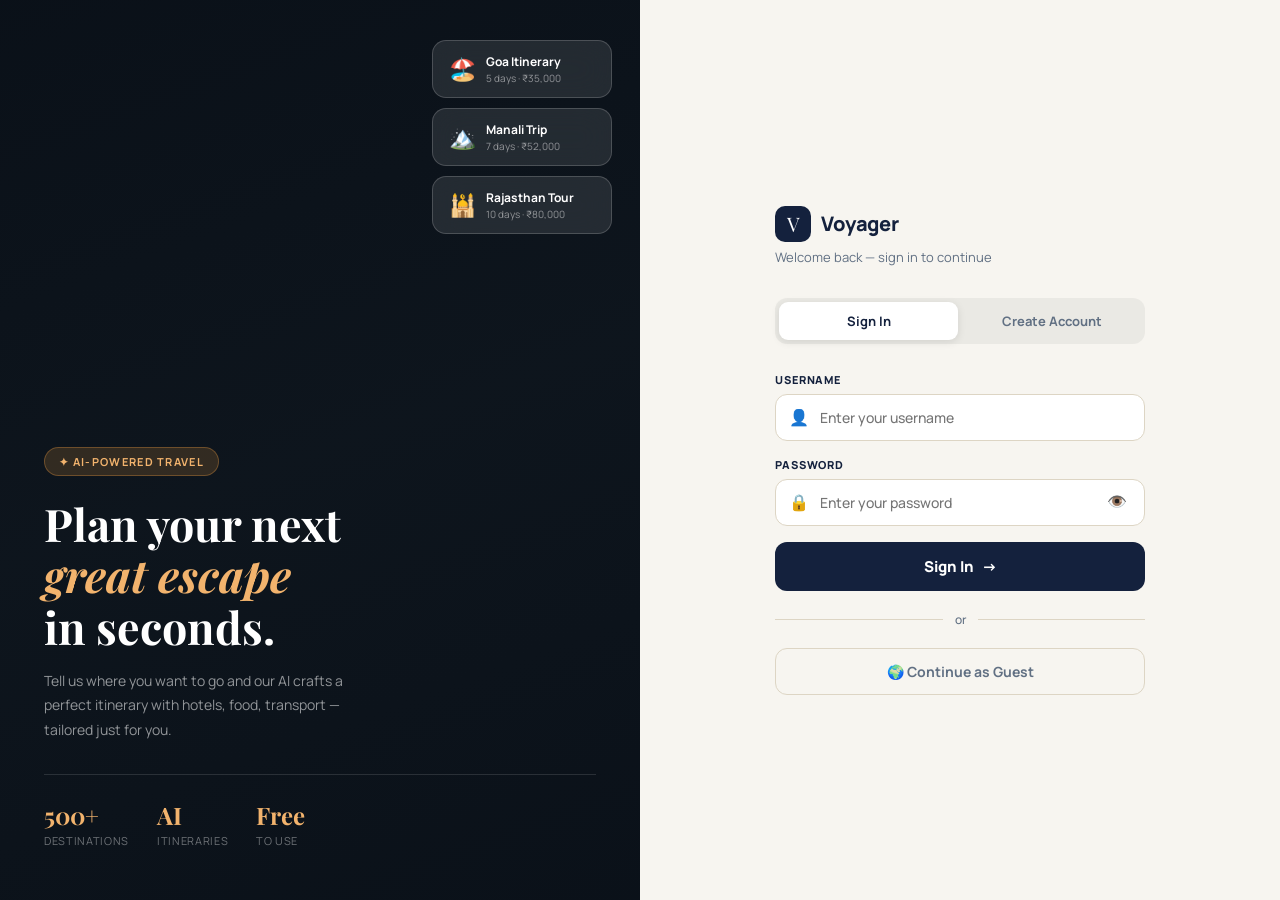
<file: templates/login.html>
<!DOCTYPE html>
<html lang="en">
<head>
  <meta charset="UTF-8">
  <meta name="viewport" content="width=device-width, initial-scale=1.0">
  <title>Voyager AI — Sign In</title>
  <link href="https://fonts.googleapis.com/css2?family=Manrope:wght@400;500;600;700;800&family=Playfair+Display:ital,wght@0,700;1,700&display=swap" rel="stylesheet">
  <style>
    *, *::before, *::after { box-sizing: border-box; margin: 0; padding: 0; }

    :root {
      --sand: #F7F5F0;
      --dark: #101820;
      --amber: #B96F34;
      --amber-light: #F2B36D;
      --green: #0F766E;
      --green-pale: rgba(15,118,110,0.11);
      --amber-pale: rgba(185,111,52,0.12);
      --text: #14213D;
      --muted: #617083;
      --border: #DDD5C4;
      --success: #1D9E75;
      --danger: #E23744;
      --radius: 12px;
    }

    body {
      font-family: 'Manrope', sans-serif;
      height: 100vh;
      display: grid;
      grid-template-columns: 1fr 1fr;
      overflow: hidden;
      background: var(--sand);
    }

    /* ── Visual panel ── */
    .visual-panel {
      position: relative;
      overflow: hidden;
      background: var(--dark);
    }

    .visual-panel::before {
      content: '';
      position: absolute;
      inset: 0;
      background:
        linear-gradient(160deg, rgba(8,14,22,0.75) 0%, rgba(8,14,22,0.3) 50%, rgba(8,14,22,0.7) 100%),
        url("https://images.unsplash.com/photo-1526772662000-3f88f10405ff?auto=format&fit=crop&w=1600&q=82") center/cover;
      z-index: 1;
    }

    .visual-content {
      position: absolute;
      inset: 0;
      z-index: 2;
      display: flex;
      flex-direction: column;
      justify-content: flex-end;
      padding: 52px 44px;
    }

    .brand-tag {
      display: inline-flex;
      align-items: center;
      gap: 8px;
      background: rgba(201,133,58,0.2);
      border: 1px solid rgba(201,133,58,0.4);
      color: var(--amber-light);
      font-size: 11px;
      font-weight: 700;
      letter-spacing: 0.12em;
      text-transform: uppercase;
      padding: 6px 14px;
      border-radius: 999px;
      margin-bottom: 22px;
      width: fit-content;
    }

    .visual-headline {
      font-family: 'Playfair Display', serif;
      font-size: clamp(34px, 3.5vw, 46px);
      font-weight: 700;
      color: #fff;
      line-height: 1.15;
      margin-bottom: 16px;
    }

    .visual-headline em { color: var(--amber-light); font-style: italic; }

    .visual-sub {
      font-size: 14px;
      color: rgba(255,255,255,0.55);
      line-height: 1.75;
      max-width: 340px;
      margin-bottom: 32px;
    }

    .stat-row {
      display: flex;
      gap: 28px;
      padding-top: 24px;
      border-top: 1px solid rgba(255,255,255,0.12);
    }

    .stat-num {
      font-family: 'Playfair Display', serif;
      font-size: 24px;
      color: var(--amber-light);
      font-weight: 700;
    }

    .stat-label {
      font-size: 11px;
      color: rgba(255,255,255,0.4);
      letter-spacing: 0.06em;
      text-transform: uppercase;
      margin-top: 2px;
    }

    /* ── Floating cards on visual ── */
    .float-cards {
      position: absolute;
      top: 40px;
      right: 28px;
      display: flex;
      flex-direction: column;
      gap: 10px;
      z-index: 3;
    }

    .float-card {
      background: rgba(255,255,255,0.10);
      backdrop-filter: blur(16px);
      border: 1px solid rgba(255,255,255,0.18);
      border-radius: 14px;
      padding: 12px 16px;
      display: flex;
      align-items: center;
      gap: 10px;
      animation: floatUp 6s ease-in-out infinite;
      min-width: 180px;
    }

    .float-card:nth-child(2) { animation-delay: 2s; }
    .float-card:nth-child(3) { animation-delay: 4s; }

    @keyframes floatUp {
      0%, 100% { transform: translateY(0); }
      50%       { transform: translateY(-8px); }
    }

    .float-emoji { font-size: 22px; }
    .float-info  { }
    .float-name  { font-size: 12px; font-weight: 700; color: #fff; }
    .float-sub   { font-size: 10px; color: rgba(255,255,255,0.5); margin-top: 1px; }

    /* ── Form panel ── */
    .form-panel {
      display: flex;
      flex-direction: column;
      justify-content: center;
      align-items: center;
      padding: 48px 56px;
      background: var(--sand);
      overflow-y: auto;
    }

    .form-inner {
      width: 100%;
      max-width: 370px;
      animation: slideUp 0.5s cubic-bezier(0.16,1,0.3,1) both;
    }

    @keyframes slideUp {
      from { opacity:0; transform:translateY(20px); }
      to   { opacity:1; transform:translateY(0); }
    }

    .form-logo {
      display: flex;
      align-items: center;
      gap: 10px;
      margin-bottom: 6px;
    }

    .logo-mark {
      width: 36px; height: 36px;
      border-radius: 10px;
      background: var(--text);
      color: #fff;
      display: grid;
      place-items: center;
      font-family: 'Playfair Display', serif;
      font-size: 20px;
    }

    .logo-name {
      font-size: 20px;
      font-weight: 800;
      color: var(--text);
      letter-spacing: -0.02em;
    }

    .form-welcome {
      font-size: 13px;
      color: var(--muted);
      margin-bottom: 32px;
    }

    /* Tabs */
    .auth-tabs {
      display: flex;
      margin-bottom: 28px;
      background: rgba(0,0,0,0.05);
      border-radius: 12px;
      padding: 4px;
      gap: 4px;
    }

    .auth-tab {
      flex: 1;
      padding: 10px;
      font-family: 'Manrope', sans-serif;
      font-size: 13px;
      font-weight: 700;
      cursor: pointer;
      border: none;
      background: transparent;
      color: var(--muted);
      border-radius: 9px;
      transition: all 0.2s;
    }

    .auth-tab.active {
      background: #fff;
      color: var(--text);
      box-shadow: 0 2px 8px rgba(0,0,0,0.1);
    }

    /* Fields */
    .field-group { margin-bottom: 16px; }

    .field-label {
      display: block;
      font-size: 11px;
      font-weight: 800;
      letter-spacing: 0.08em;
      text-transform: uppercase;
      color: var(--text);
      margin-bottom: 7px;
    }

    .field-wrap { position: relative; }

    .field-icon {
      position: absolute;
      left: 14px; top: 50%;
      transform: translateY(-50%);
      font-size: 16px;
      pointer-events: none;
      z-index: 1;
    }

    input[type="text"],
    input[type="password"],
    input[type="email"] {
      width: 100%;
      padding: 13px 14px 13px 44px;
      border: 1.5px solid var(--border);
      border-radius: var(--radius);
      font-family: 'Manrope', sans-serif;
      font-size: 14px;
      font-weight: 500;
      background: #fff;
      color: var(--text);
      transition: border-color 0.2s, box-shadow 0.2s;
      outline: none;
    }

    input:focus {
      border-color: var(--amber);
      box-shadow: 0 0 0 4px rgba(185,111,52,0.12);
    }

    input.error { border-color: var(--danger); }

    /* Password toggle */
    .pw-toggle {
      position: absolute;
      right: 14px; top: 50%;
      transform: translateY(-50%);
      background: none;
      border: none;
      cursor: pointer;
      font-size: 16px;
      color: var(--muted);
      padding: 4px;
      line-height: 1;
    }

    /* Submit */
    .submit-btn {
      width: 100%;
      padding: 14px;
      background: var(--text);
      color: #fff;
      border: none;
      border-radius: var(--radius);
      font-family: 'Manrope', sans-serif;
      font-size: 15px;
      font-weight: 800;
      cursor: pointer;
      transition: background 0.2s, transform 0.15s;
      margin-top: 8px;
      display: flex;
      align-items: center;
      justify-content: center;
      gap: 8px;
    }

    .submit-btn:hover { background: var(--green); transform: translateY(-1px); }
    .submit-btn:active { transform: translateY(0); }

    /* Divider */
    .divider {
      display: flex;
      align-items: center;
      gap: 12px;
      margin: 20px 0;
    }
    .divider::before, .divider::after { content:''; flex:1; height:1px; background:var(--border); }
    .divider span { font-size:12px; color:var(--muted); font-weight:500; }

    /* Guest button */
    .guest-btn {
      width: 100%;
      padding: 13px;
      background: transparent;
      border: 1.5px solid var(--border);
      border-radius: var(--radius);
      font-family: 'Manrope', sans-serif;
      font-size: 14px;
      font-weight: 700;
      color: var(--muted);
      cursor: pointer;
      transition: border-color 0.2s, color 0.2s, background 0.2s;
      display: flex;
      align-items: center;
      justify-content: center;
      gap: 8px;
    }

    .guest-btn:hover {
      border-color: var(--amber);
      color: var(--amber);
      background: var(--amber-pale);
    }

    /* Alert */
    .alert {
      padding: 12px 16px;
      border-radius: 10px;
      font-size: 13px;
      font-weight: 600;
      margin-bottom: 20px;
      display: flex;
      align-items: center;
      gap: 8px;
    }

    .alert-error   { background: rgba(226,55,68,0.1); color: var(--danger); border: 1px solid rgba(226,55,68,0.2); }
    .alert-success { background: var(--green-pale); color: var(--green); border: 1px solid rgba(15,118,110,0.2); }

    /* Password strength */
    .pw-strength { margin-top: 6px; display: flex; gap: 4px; height: 3px; }
    .pw-bar { flex: 1; border-radius: 2px; background: var(--border); transition: background 0.3s; }
    .pw-bar.weak   { background: var(--danger); }
    .pw-bar.medium { background: var(--amber); }
    .pw-bar.strong { background: var(--success); }

    .pw-label {
      font-size: 11px;
      color: var(--muted);
      margin-top: 4px;
      transition: color 0.3s;
    }

    /* Form sections */
    .form-section { display: none; }
    .form-section.active { display: block; }

    /* Terms note */
    .terms-note {
      font-size: 11px;
      color: var(--muted);
      text-align: center;
      margin-top: 16px;
      line-height: 1.5;
    }

    .terms-note a { color: var(--amber); text-decoration: none; }

    /* Toast */
    .toast {
      position: fixed;
      bottom: 24px; left: 50%;
      transform: translateX(-50%) translateY(80px);
      background: var(--text); color: #fff;
      padding: 12px 24px; border-radius: 30px;
      font-size: 14px; font-weight: 600;
      transition: transform 0.4s cubic-bezier(0.34,1.56,0.64,1);
      z-index: 999; white-space: nowrap;
    }
    .toast.show    { transform: translateX(-50%) translateY(0); }
    .toast.success { background: var(--success); }
    .toast.error   { background: var(--danger); }

    @media (max-width: 768px) {
      body { grid-template-columns: 1fr; }
      .visual-panel { display: none; }
      .form-panel { padding: 36px 24px; }
    }
  </style>
</head>
<body>

  <!-- Visual Panel -->
  <div class="visual-panel">
    <div class="float-cards">
      <div class="float-card">
        <span class="float-emoji">🏖️</span>
        <div class="float-info">
          <div class="float-name">Goa Itinerary</div>
          <div class="float-sub">5 days · ₹35,000</div>
        </div>
      </div>
      <div class="float-card">
        <span class="float-emoji">🏔️</span>
        <div class="float-info">
          <div class="float-name">Manali Trip</div>
          <div class="float-sub">7 days · ₹52,000</div>
        </div>
      </div>
      <div class="float-card">
        <span class="float-emoji">🕌</span>
        <div class="float-info">
          <div class="float-name">Rajasthan Tour</div>
          <div class="float-sub">10 days · ₹80,000</div>
        </div>
      </div>
    </div>
    <div class="visual-content">
      <div class="brand-tag">✦ AI-Powered Travel</div>
      <h1 class="visual-headline">Plan your next<br><em>great escape</em><br>in seconds.</h1>
      <p class="visual-sub">Tell us where you want to go and our AI crafts a perfect itinerary with hotels, food, transport — tailored just for you.</p>
      <div class="stat-row">
        <div class="stat">
          <div class="stat-num">500+</div>
          <div class="stat-label">Destinations</div>
        </div>
        <div class="stat">
          <div class="stat-num">AI</div>
          <div class="stat-label">Itineraries</div>
        </div>
        <div class="stat">
          <div class="stat-num">Free</div>
          <div class="stat-label">To use</div>
        </div>
      </div>
    </div>
  </div>

  <!-- Form Panel -->
  <div class="form-panel">
    <div class="form-inner">

      <div class="form-logo">
        <div class="logo-mark">V</div>
        <span class="logo-name">Voyager</span>
      </div>
      <p class="form-welcome" id="form-subtitle">Welcome back — sign in to continue</p>

      <!-- Alert box -->
      <div id="alertBox" style="display:none"></div>

      <!-- Tabs -->
      <div class="auth-tabs">
        <button class="auth-tab active" id="tabLogin" onclick="switchTab('login')">Sign In</button>
        <button class="auth-tab" id="tabRegister" onclick="switchTab('register')">Create Account</button>
      </div>

      <!-- LOGIN -->
      <div class="form-section active" id="loginSection">
        <form method="POST" action="/login" id="loginForm" onsubmit="return validateLogin()">
          <div class="field-group">
            <label class="field-label">Username</label>
            <div class="field-wrap">
              <span class="field-icon">👤</span>
              <input type="text" name="username" id="loginUsername" placeholder="Enter your username" autocomplete="username" required>
            </div>
          </div>
          <div class="field-group">
            <label class="field-label">Password</label>
            <div class="field-wrap">
              <span class="field-icon">🔒</span>
              <input type="password" name="password" id="loginPassword" placeholder="Enter your password" autocomplete="current-password" required>
              <button type="button" class="pw-toggle" onclick="togglePw('loginPassword', this)">👁️</button>
            </div>
          </div>
          <button type="submit" class="submit-btn" id="loginBtn">
            <span>Sign In</span> <span>→</span>
          </button>
        </form>
      </div>

      <!-- REGISTER -->
      <div class="form-section" id="registerSection">
        <form method="POST" action="/register" id="registerForm" onsubmit="return validateRegister()">
          <div class="field-group">
            <label class="field-label">Full Name</label>
            <div class="field-wrap">
              <span class="field-icon">✏️</span>
              <input type="text" name="fullname" id="regName" placeholder="Your full name" autocomplete="name" required>
            </div>
          </div>
          <div class="field-group">
            <label class="field-label">Email</label>
            <div class="field-wrap">
              <span class="field-icon">📧</span>
              <input type="email" name="email" id="regEmail" placeholder="you@email.com" autocomplete="email" required>
            </div>
          </div>
          <div class="field-group">
            <label class="field-label">Username</label>
            <div class="field-wrap">
              <span class="field-icon">👤</span>
              <input type="text" name="username" id="regUsername" placeholder="Choose a username (no spaces)" autocomplete="username" required>
            </div>
          </div>
          <div class="field-group">
            <label class="field-label">Password</label>
            <div class="field-wrap">
              <span class="field-icon">🔒</span>
              <input type="password" name="password" id="regPassword" placeholder="Min 6 characters" autocomplete="new-password" oninput="checkStrength(this.value)" required>
              <button type="button" class="pw-toggle" onclick="togglePw('regPassword', this)">👁️</button>
            </div>
            <div class="pw-strength">
              <div class="pw-bar" id="bar1"></div>
              <div class="pw-bar" id="bar2"></div>
              <div class="pw-bar" id="bar3"></div>
            </div>
            <p class="pw-label" id="pwLabel">Enter a password</p>
          </div>
          <button type="submit" class="submit-btn" id="registerBtn">
            <span>Create Account</span> <span>→</span>
          </button>
          <p class="terms-note">By signing up you agree to our <a href="#">Terms</a> and <a href="#">Privacy Policy</a>.</p>
        </form>
      </div>

      <div class="divider"><span>or</span></div>
      <button class="guest-btn" onclick="window.location.href='/home'">
        🌍 Continue as Guest
      </button>

    </div>
  </div>

  <div class="toast" id="toast"></div>

  <script>
    // ── Tab switching ──
    function switchTab(tab) {
      const isLogin = tab === 'login';
      document.getElementById('tabLogin').classList.toggle('active', isLogin);
      document.getElementById('tabRegister').classList.toggle('active', !isLogin);
      document.getElementById('loginSection').classList.toggle('active', isLogin);
      document.getElementById('registerSection').classList.toggle('active', !isLogin);
      document.getElementById('form-subtitle').textContent = isLogin
        ? 'Welcome back — sign in to continue'
        : 'Create your free account in seconds';
      document.getElementById('alertBox').style.display = 'none';
    }

    // ── Password visibility toggle ──
    function togglePw(id, btn) {
      const el = document.getElementById(id);
      if (el.type === 'password') { el.type = 'text'; btn.textContent = '🙈'; }
      else                        { el.type = 'password'; btn.textContent = '👁️'; }
    }

    // ── Password strength ──
    function checkStrength(val) {
      const bars  = [document.getElementById('bar1'), document.getElementById('bar2'), document.getElementById('bar3')];
      const label = document.getElementById('pwLabel');
      bars.forEach(b => b.className = 'pw-bar');

      if (val.length === 0) { label.textContent = 'Enter a password'; return; }
      let score = 0;
      if (val.length >= 6)  score++;
      if (val.length >= 10) score++;
      if (/[A-Z]/.test(val) && /[0-9]/.test(val)) score++;

      const levels = ['weak', 'medium', 'strong'];
      const labels = ['Too short', 'Moderate', 'Strong 💪'];
      const colors = ['#E23744', '#B96F34', '#1D9E75'];
      for (let i = 0; i < score; i++) bars[i].classList.add(levels[score - 1]);
      label.textContent = labels[score - 1] || 'Too short';
      label.style.color = colors[score - 1] || '#E23744';
    }

    // ── Validation ──
    function validateLogin() {
      const u = document.getElementById('loginUsername').value.trim();
      const p = document.getElementById('loginPassword').value.trim();
      if (!u || !p) { showAlert('Please fill in all fields.', 'error'); return false; }
      setLoading('loginBtn', true);
      return true;
    }

    function validateRegister() {
      const name = document.getElementById('regName').value.trim();
      const email = document.getElementById('regEmail').value.trim();
      const user  = document.getElementById('regUsername').value.trim();
      const pw    = document.getElementById('regPassword').value;

      if (!name || !email || !user || !pw) { showAlert('Please fill in all fields.', 'error'); return false; }
      if (pw.length < 6)  { showAlert('Password must be at least 6 characters.', 'error'); return false; }
      if (/\s/.test(user)) { showAlert('Username cannot contain spaces.', 'error'); return false; }
      if (!/^[^\s@]+@[^\s@]+\.[^\s@]+$/.test(email)) { showAlert('Please enter a valid email address.', 'error'); return false; }

      setLoading('registerBtn', true);
      return true;
    }

    function setLoading(btnId, loading) {
      const btn = document.getElementById(btnId);
      if (loading) { btn.disabled = true; btn.innerHTML = '<span>Please wait…</span>'; }
    }

    // ── Alert box ──
    function showAlert(msg, type) {
      const box = document.getElementById('alertBox');
      box.style.display = 'flex';
      box.className = 'alert alert-' + type;
      box.innerHTML = (type === 'error' ? '❌ ' : '✅ ') + msg;
    }

    // ── Toast ──
    function showToast(msg, type = '') {
      const t = document.getElementById('toast');
      t.textContent = msg;
      t.className = 'toast show ' + type;
      setTimeout(() => t.className = 'toast', 3200);
    }

    // ── Read URL params on load ──
    window.addEventListener('DOMContentLoaded', () => {
      const params = new URLSearchParams(window.location.search);
      const tab    = params.get('tab');
      const error  = params.get('error');
      const success= params.get('success');

      if (tab === 'register') switchTab('register');
      if (error)   showAlert(decodeURIComponent(error.replace(/\+/g, ' ')), 'error');
      if (success) showAlert(decodeURIComponent(success.replace(/\+/g, ' ')), 'success');
    });
  </script>
</body>
</html>
</file>
